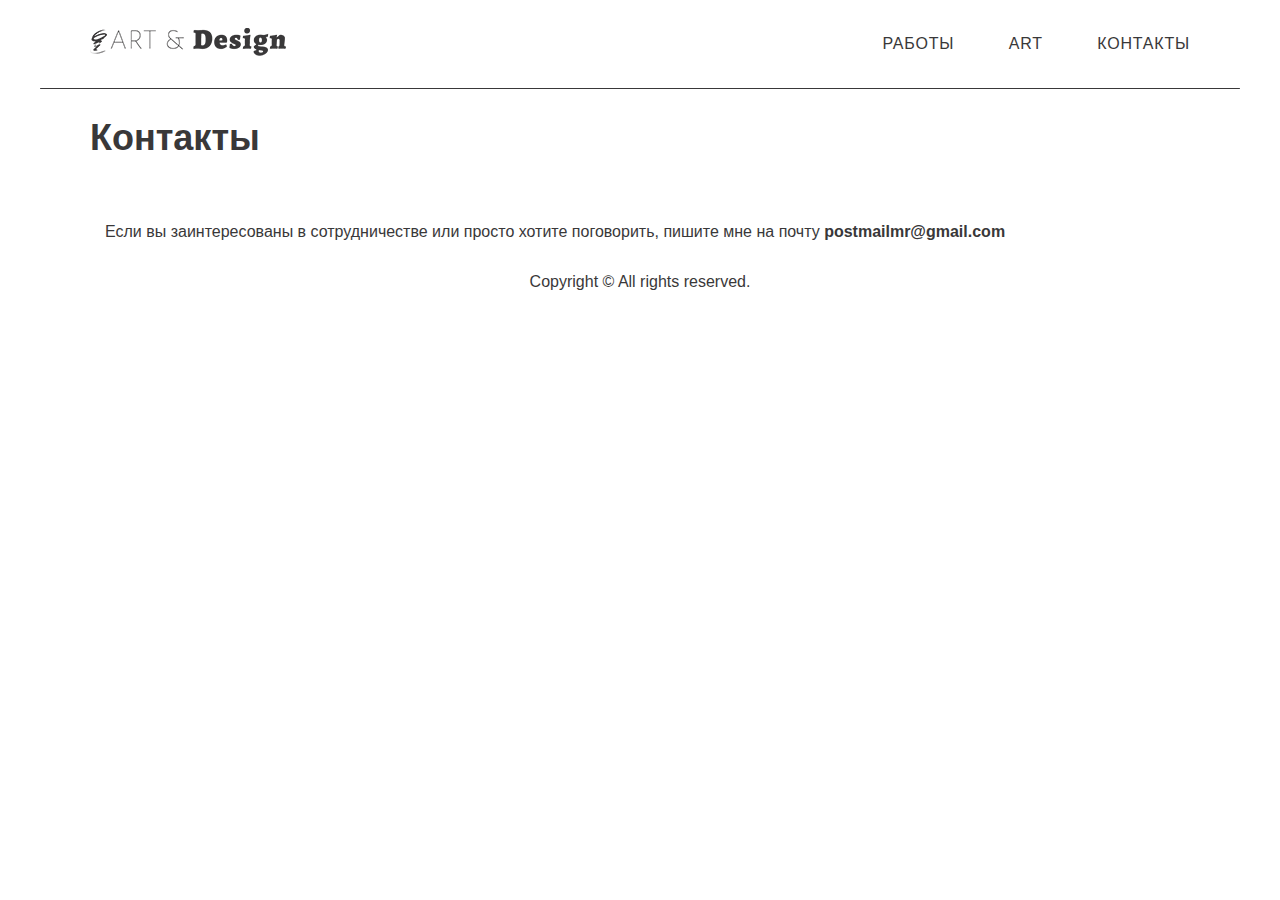
<file: contacts.html>
<!DOCTYPE html>
<html lang="en">
<head>
    <meta charset="UTF-8">
    <meta name="viewport" content="width=device-width, initial-scale=1, shrink-to-fit=no">
    <link rel="stylesheet" href="./css/style.css">
    <link rel="shortcut icon" href="./img/favicon.png" type="image/png">
    <!--<link href="https://fonts.googleapis.com/css?family=Alegreya+Sans" rel="stylesheet">-->
    <title>Контакты</title>
</head>
<body>
    <div class="container">
       <!--Navigation-->
        <nav class="header">
          <a href="/"><img src="./img/logo.png"></a>
          <ul class="navigation">
            <a href="/">РАБОТЫ</a>
            <a href="/">ART</a>
            <a href="contacts.html">КОНТАКТЫ</a>
          </ul>
        </nav>
        <!--End navigation-->
        <!--Content-->
        <main>
        <div id="line"></div>
        <h1 class="DD article">Контакты</h1>
        <div class="contacts">
            <p>Если вы заинтересованы в сотрудничестве или просто хотите поговорить, пишите мне на почту <span class="DD">postmailmr@gmail.com</span></p>
        </div>
        </main>
        <!--End content-->
        <footer><p>Copyright © All rights reserved.</p></footer>
    </div>
</body>
</html>
</file>
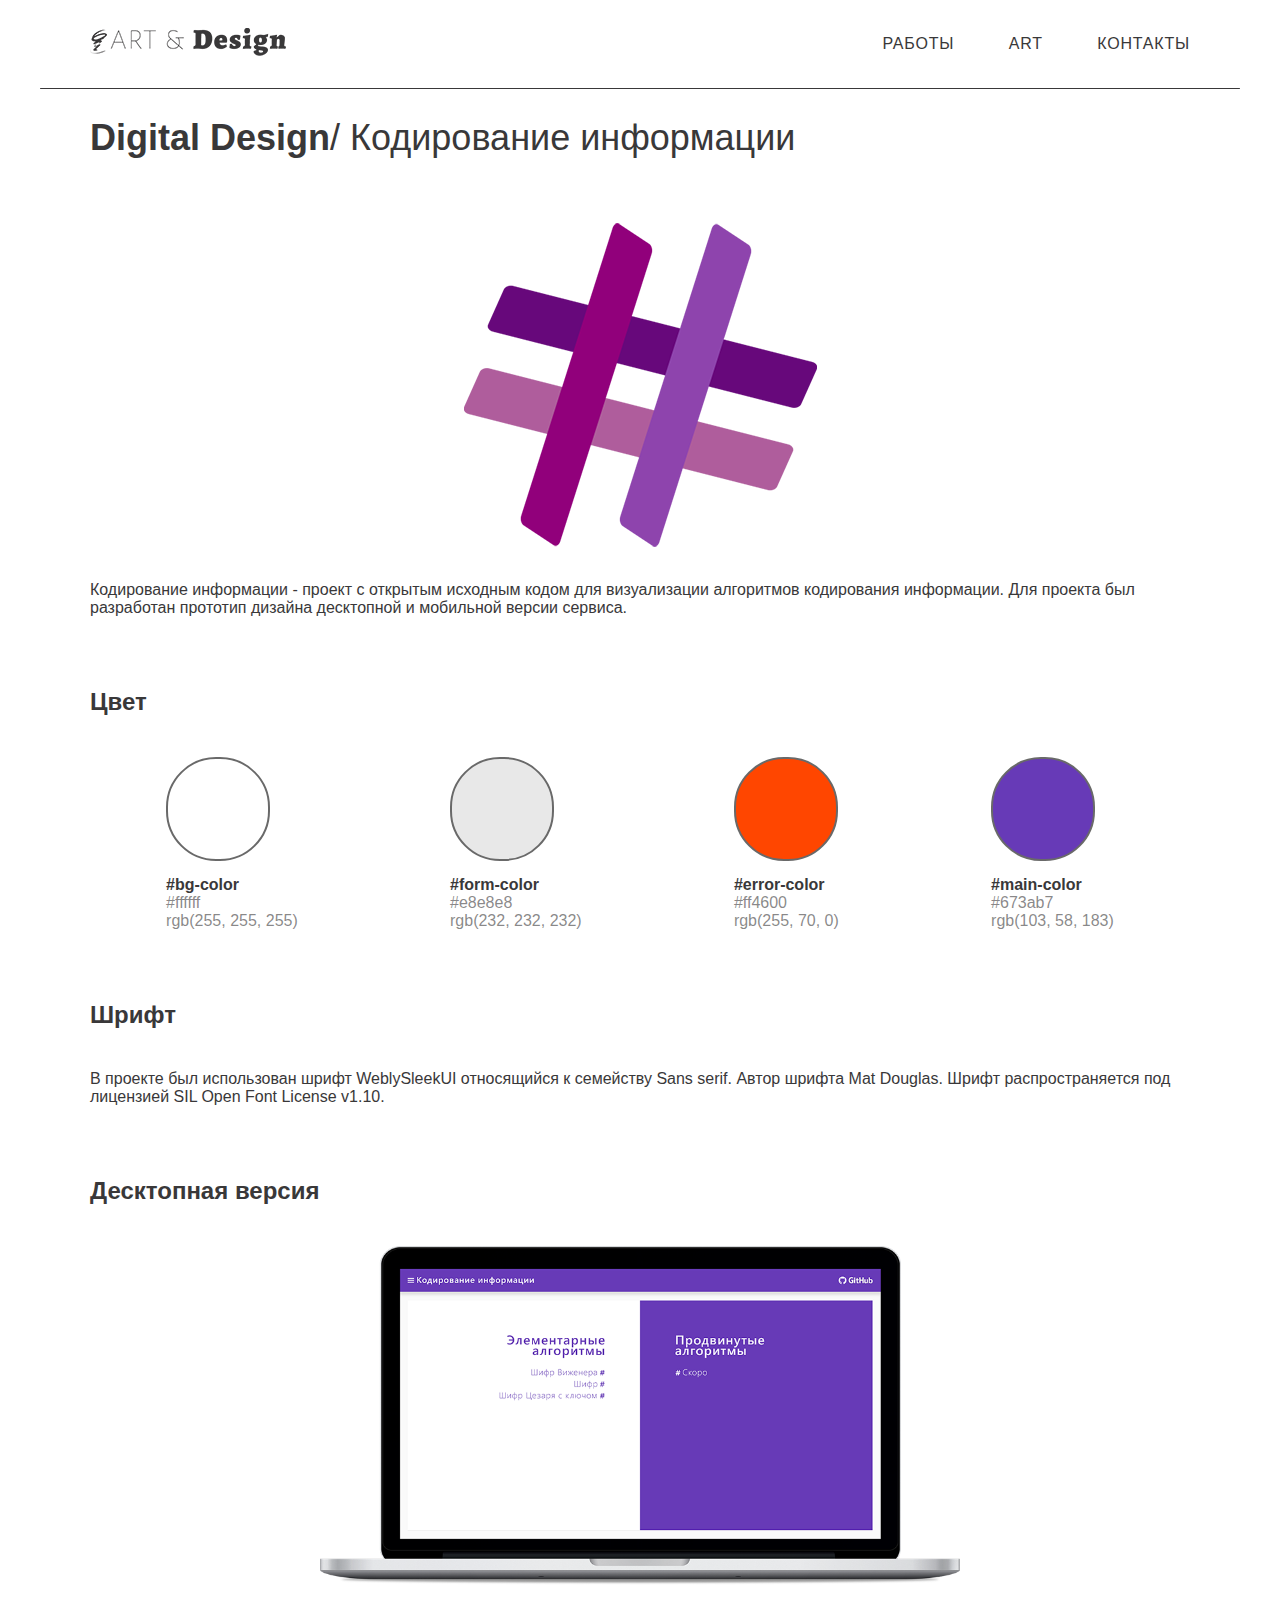
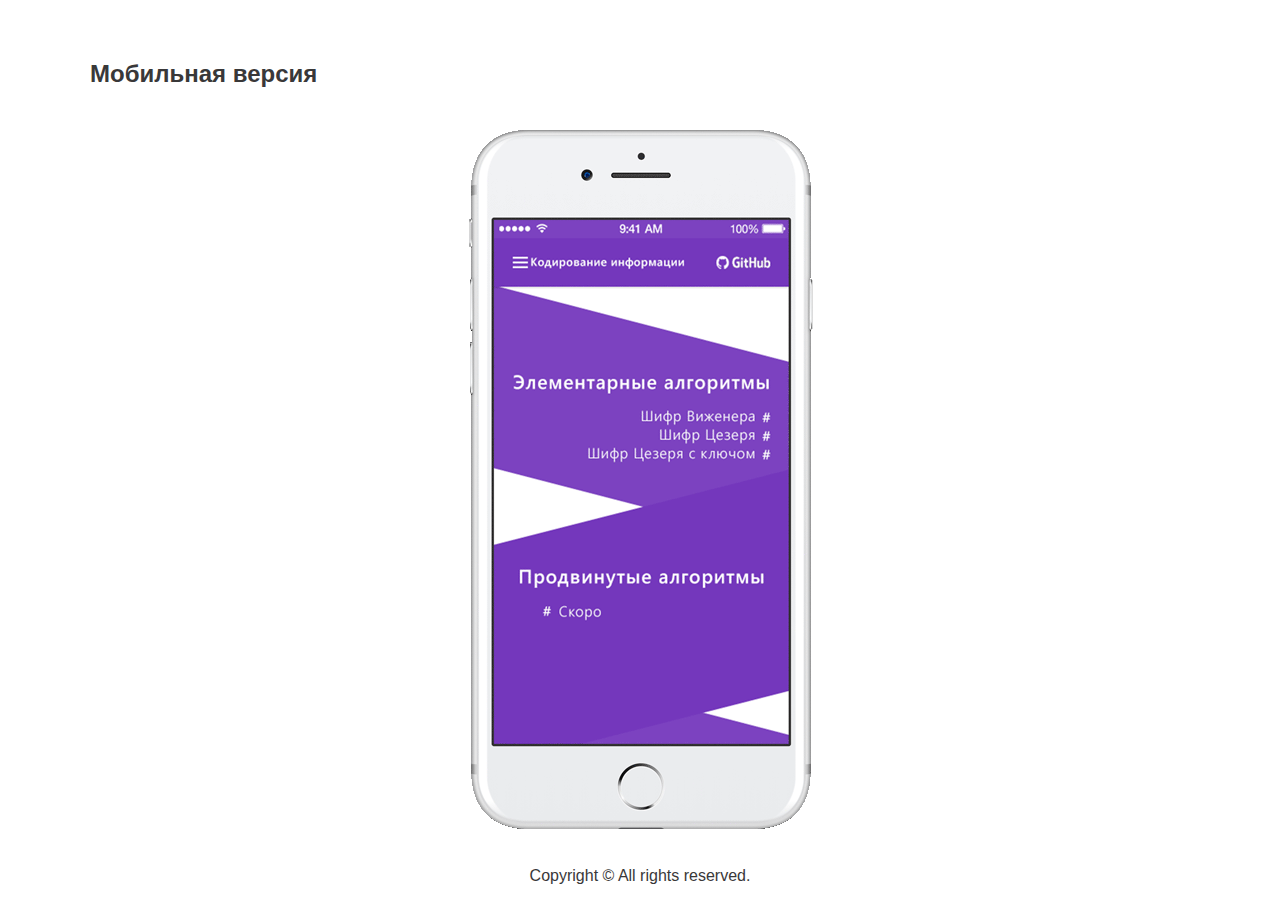
<file: encoding-information.html>
<!DOCTYPE html>
<html lang="en">
<head>
    <meta charset="UTF-8">
    <meta name="viewport" content="width=device-width, initial-scale=1, shrink-to-fit=no">
    <link rel="stylesheet" href="./css/style.css">
    <link rel="shortcut icon" href="./img/favicon.png" type="image/png">
    <!--<link href="https://fonts.googleapis.com/css?family=Alegreya+Sans" rel="stylesheet">-->
    <title>Digital Design</title>
</head>
<body>
    <div class="container">
       <!--Navigation-->
        <nav class="header">
          <a href="/"><img src="./img/logo.png"></a>
          <ul class="navigation">
            <a href="/">РАБОТЫ</a>
            <a href="/">ART</a>
            <a href="contacts.html">КОНТАКТЫ</a>
          </ul>
        </nav>
        <!--End navigation-->
        <!--Content-->
        <main>
           <div id="line"></div>
            <div class="article">
                <h1><span class="DD">Digital Design</span>/ Кодирование информации</h1>
            <p class="pp"><img src="./img/logo-encrypt.png" alt=""></p>
            <p class="ap">Кодирование информации - проект с открытым исходным кодом для визуализации алгоритмов кодирования информации. Для проекта был разработан прототип дизайна десктопной  и мобильной версии сервиса.</p>
            <h2>Цвет</h2>
            <div id="blok">           
            <div class="color-block">
                <div class="circule white"></div>
                <span class="text-color">
                    <p class="DD">#bg-color</p>
                    <p class="LL">#ffffff</p>
                    <p class="LL">rgb(255, 255, 255)</p>
                </span>
            </div>
            <div class="color-block">
                <div class="circule gray"></div>
                <span class="text-color">
                    <p class="DD">#form-color</p>
                    <p class="LL">#e8e8e8</p>
                    <p class="LL">rgb(232, 232, 232)</p>
                </span>
            </div>
            <div class="color-block">
                <div class="circule red"></div>
                <span class="text-color">
                    <p class="DD">#error-color</p>
                    <p class="LL">#ff4600</p>
                    <p class="LL">rgb(255, 70, 0)</p>
                </span>
            </div>
                            <div class="color-block">
                <div class="circule purple"></div>
                <span class="text-color">
                    <p class="DD">#main-color</p>
                    <p class="LL">#673ab7</p>
                    <p class="LL">rgb(103, 58, 183)</p>
                </span>
            </div> 
            </div>
            <h2>Шрифт</h2>
            <p>В проекте был использован шрифт WeblySleekUI относящийся к семейству  Sans serif. Автор шрифта Mat Douglas. Шрифт распространяется под лицензией SIL Open Font License v1.10.</p>
            <h2>Десктопная версия</h2>
            <p class="pp"><img class="a-img" src="./img/d-1.png" alt=""></p>
            <h2>Мобильная версия</h2>
            <p class="pp"><img src="./img/mobile.gif" alt=""></p>
            </div>
        </main>
        <!--End content-->
        <footer><p>Copyright © All rights reserved.</p></footer>
    </div>
</body>
</html>
</file>
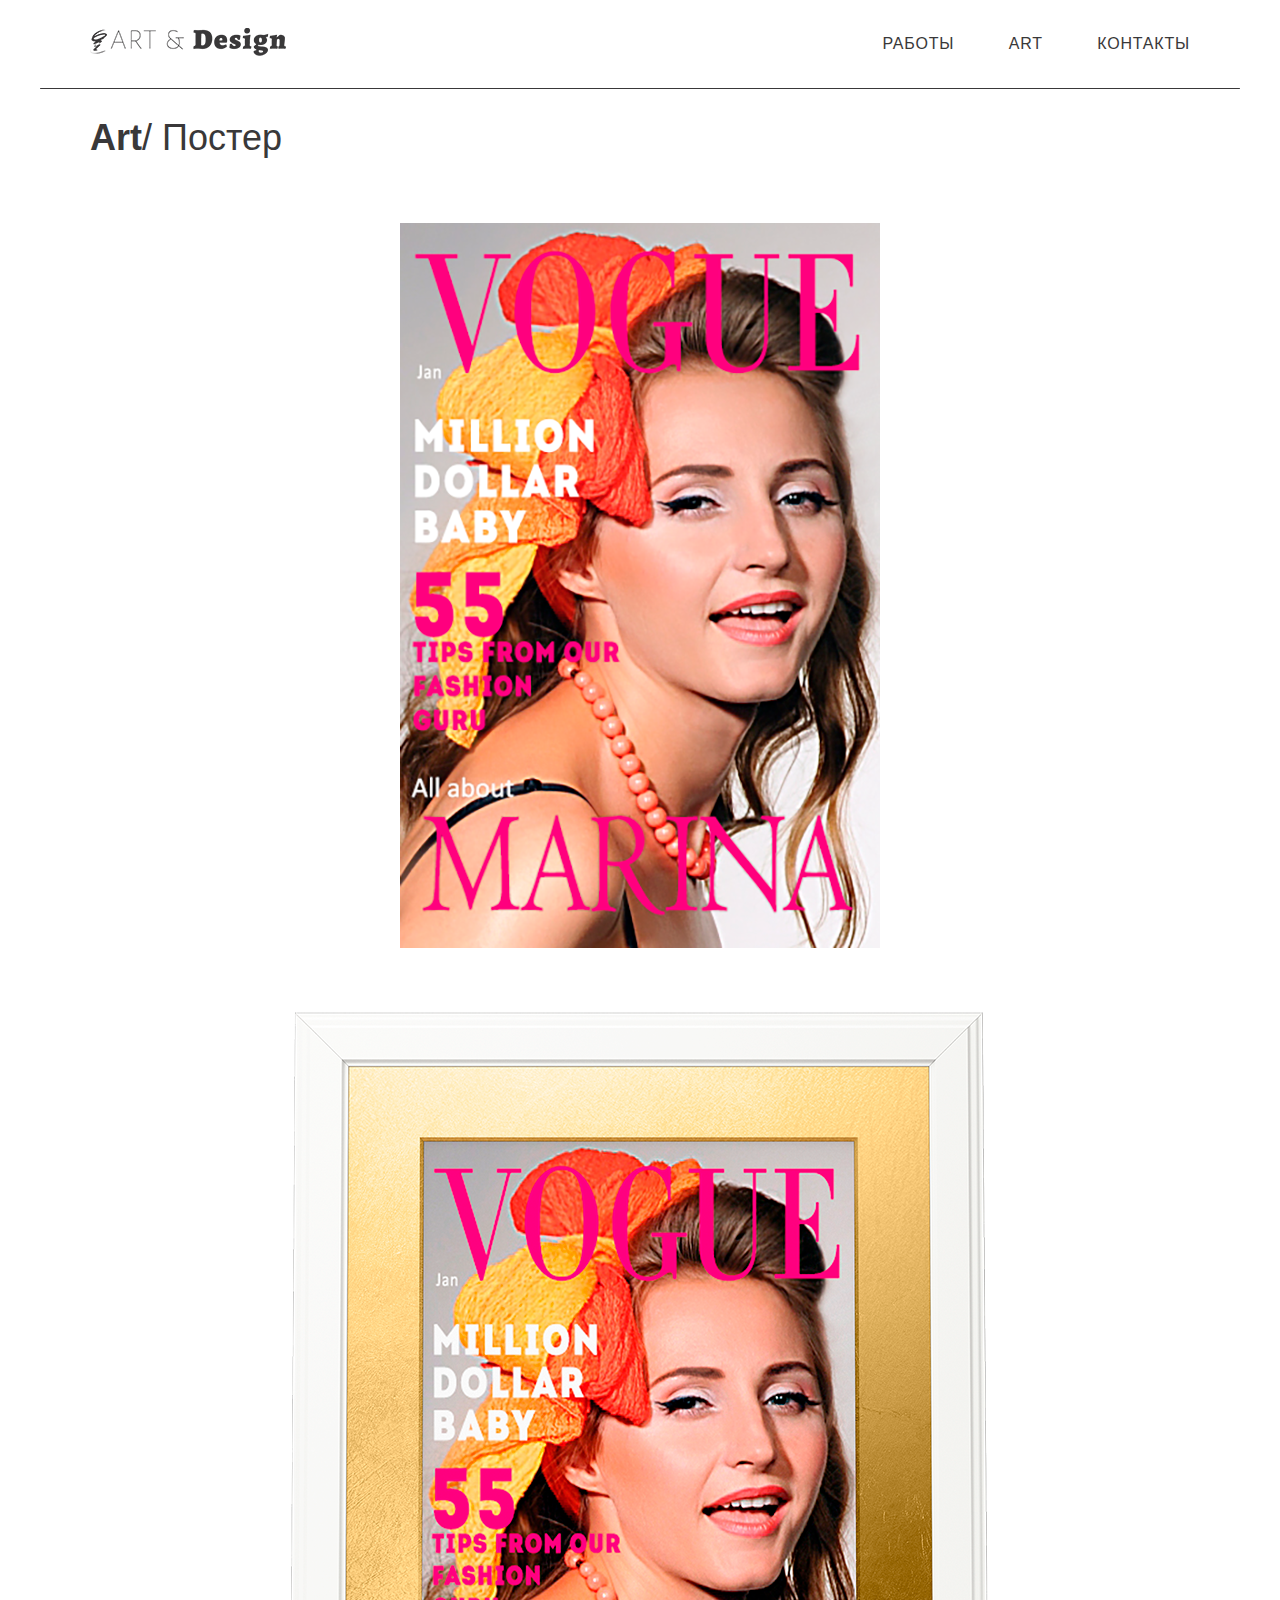
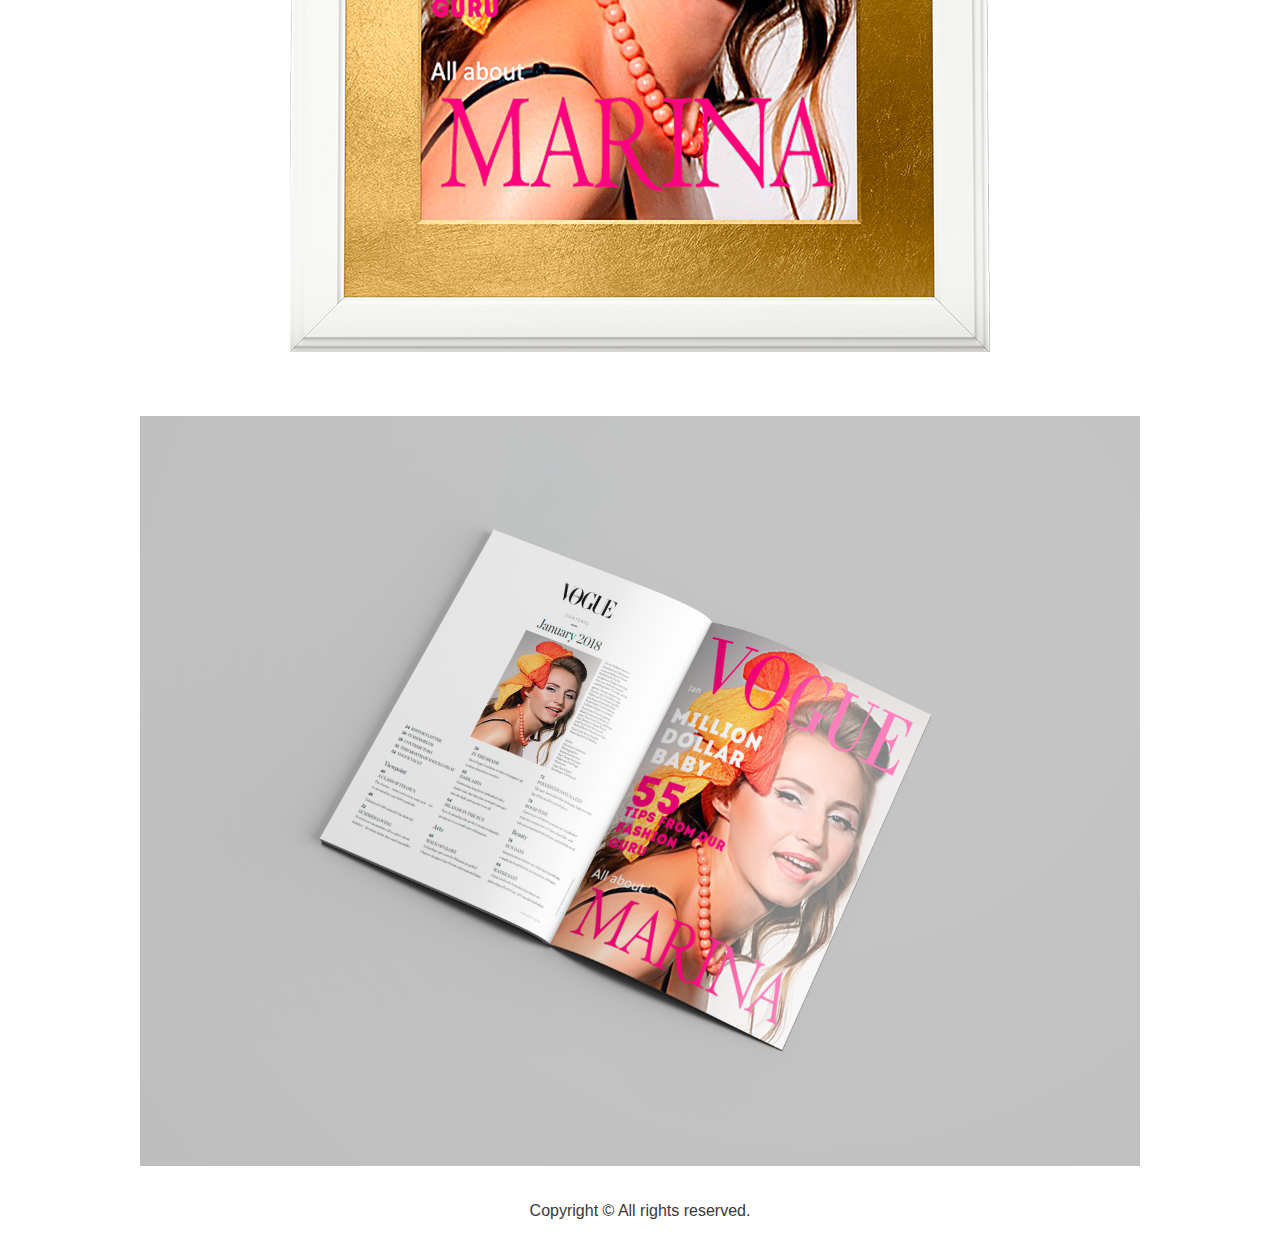
<file: poster.html>
<!DOCTYPE html>
<html lang="en">
<head>
    <meta charset="UTF-8">
    <meta name="viewport" content="width=device-width, initial-scale=1, shrink-to-fit=no">
    <link rel="stylesheet" href="./css/style.css">
    <link rel="shortcut icon" href="./img/favicon.png" type="image/png">
    <!--<link href="https://fonts.googleapis.com/css?family=Alegreya+Sans" rel="stylesheet">-->
    <title>Digital Design</title>
</head>
<body>
    <div class="container">
       <!--Navigation-->
        <nav class="header">
          <a href="/"><img src="./img/logo.png"></a>
          <ul class="navigation">
            <a href="/">РАБОТЫ</a>
            <a href="/">ART</a>
            <a href="contacts.html">КОНТАКТЫ</a>
          </ul>
        </nav>
        <!--End navigation-->
        <!--Content-->
        <main>
           <div id="line"></div>
            <div class="article">
                <h1><span class="DD">Art</span>/ Постер</h1>
            <p class="poster"><img src="./img/ada.png" alt=""></p>
            <p class="poster"><img src="./img/frame-ada.png" alt=""></p>
            <p class="poster"><img src="./img/ada-mockup.png" alt=""></p>
            
            </div>
        </main>
        <!--End content-->
        <footer><p>Copyright © All rights reserved.</p></footer>
    </div>
</body>
</html>
</file>
<file: css/style.css>
html, body {
    margin: 0px 0px;
    font-size: 16px;
    font-family: 'Alegreya Sans', sans-serif;
    color: #393839;
}

a {
    text-decoration: none;
    color: #393839;
      font-size: 16px;
  font-weight: 300;
  font-style: normal;
  font-stretch: normal;
}

h1{
  font-size: 36px;
  font-weight: 300;
  font-style: normal;
  font-stretch: normal;
  line-height: 1.39;
  letter-spacing: normal;
    margin-bottom: 60px;
}
h2 {
    font-size: 24px;
  font-weight: bold;
  font-style: normal;
  font-stretch: normal;
  line-height: 2.08;
  letter-spacing: normal;
    margin-bottom: 30px;
    margin-top: 60px
}

.container {
    max-width: 1200px;
    margin: auto auto;
    display: flex; /* or inline-flex */
    flex-direction: column;
}

/*NAVIGATION*/
.header {
    width: 100%;
    margin: 30px 0px;
    height: 28px;
    display: inline-flex;
    align-items: center;
    justify-content:space-between;
}

.header a {
    letter-spacing: 0.8px;
    transition:.3s linear;
    padding-left: 50px;
}

.header a:first-child {
    margin-left: 50px;
    padding-left: 0px;
}

.header a:last-child {
    margin-right: 50px;
}
/*END NAVIGATION*/
#line {
    width: 100%;
    height: 1px;
    border-radius: 0.5px;
    background-color: #393839;
}
/*CONTENT*/
.content {
    width: 100%;
    display: flex;
    flex-wrap: wrap;
    justify-content:space-around;
}

.card {
    margin-top: 60px;
    background-color: #393839;
    min-height: 488px;
    min-width: 388px;
    align-content:center;
    display:flex;
    align-items: center;
    justify-content:space-around;
}
/*END CONTENT*/

/*ARTICLE*/
.article {
    flex-direction:column;
    flex-wrap:nowrap;
    justify-content:flex-start;
    padding: 0px 50px;
}

.article p {margin: 0px;}

.ap {padding-top: 30px;}

.pp {
    text-align: center;
    padding: 0px;
    margin: 0px;
}

.poster {
    text-align: center;
    padding-bottom: 60px;
}

.poster:last-child {
    padding-bottom: 0px;
}

.DD {font-weight: bold;}

.LL {color: rgba(57, 56, 57, 0.6);}

.a-img {   
   width: 50vw;
    height: auto;
}

#blok {
    width: 100%;
    display: flex;
    flex-wrap: wrap;
    justify-content:space-around;
}

.circule {
    width: 100px;
    height: 100px;
    border: 2px solid dimgrey;
    border-radius: 50px;
}

span p {margin: 0px;}

span p:first-child {margin-top: 15px;}

.purple {background-color: #673ab7;}

.white {background-color:#ffffff;}

.gray {background-color: #e8e8e8;}

.red {background-color: #ff4600;}

/*END ARTICLE*/

/*CONTACTS*/
.contacts {
    padding: 0px 50px;
    display: flex;}
.contacts h1 {margin-left: 50px;}
.contacts p {margin: 0 15px;}


/*END CONTACTS*/

/*FOOTER*/
footer {
  font-size: 16px;
  font-weight: 300;
  font-style: normal;
  font-stretch: normal;
  line-height: 3.13;
  letter-spacing: normal;
  text-align: center;
}
/*END FOOTER*/
</file>
